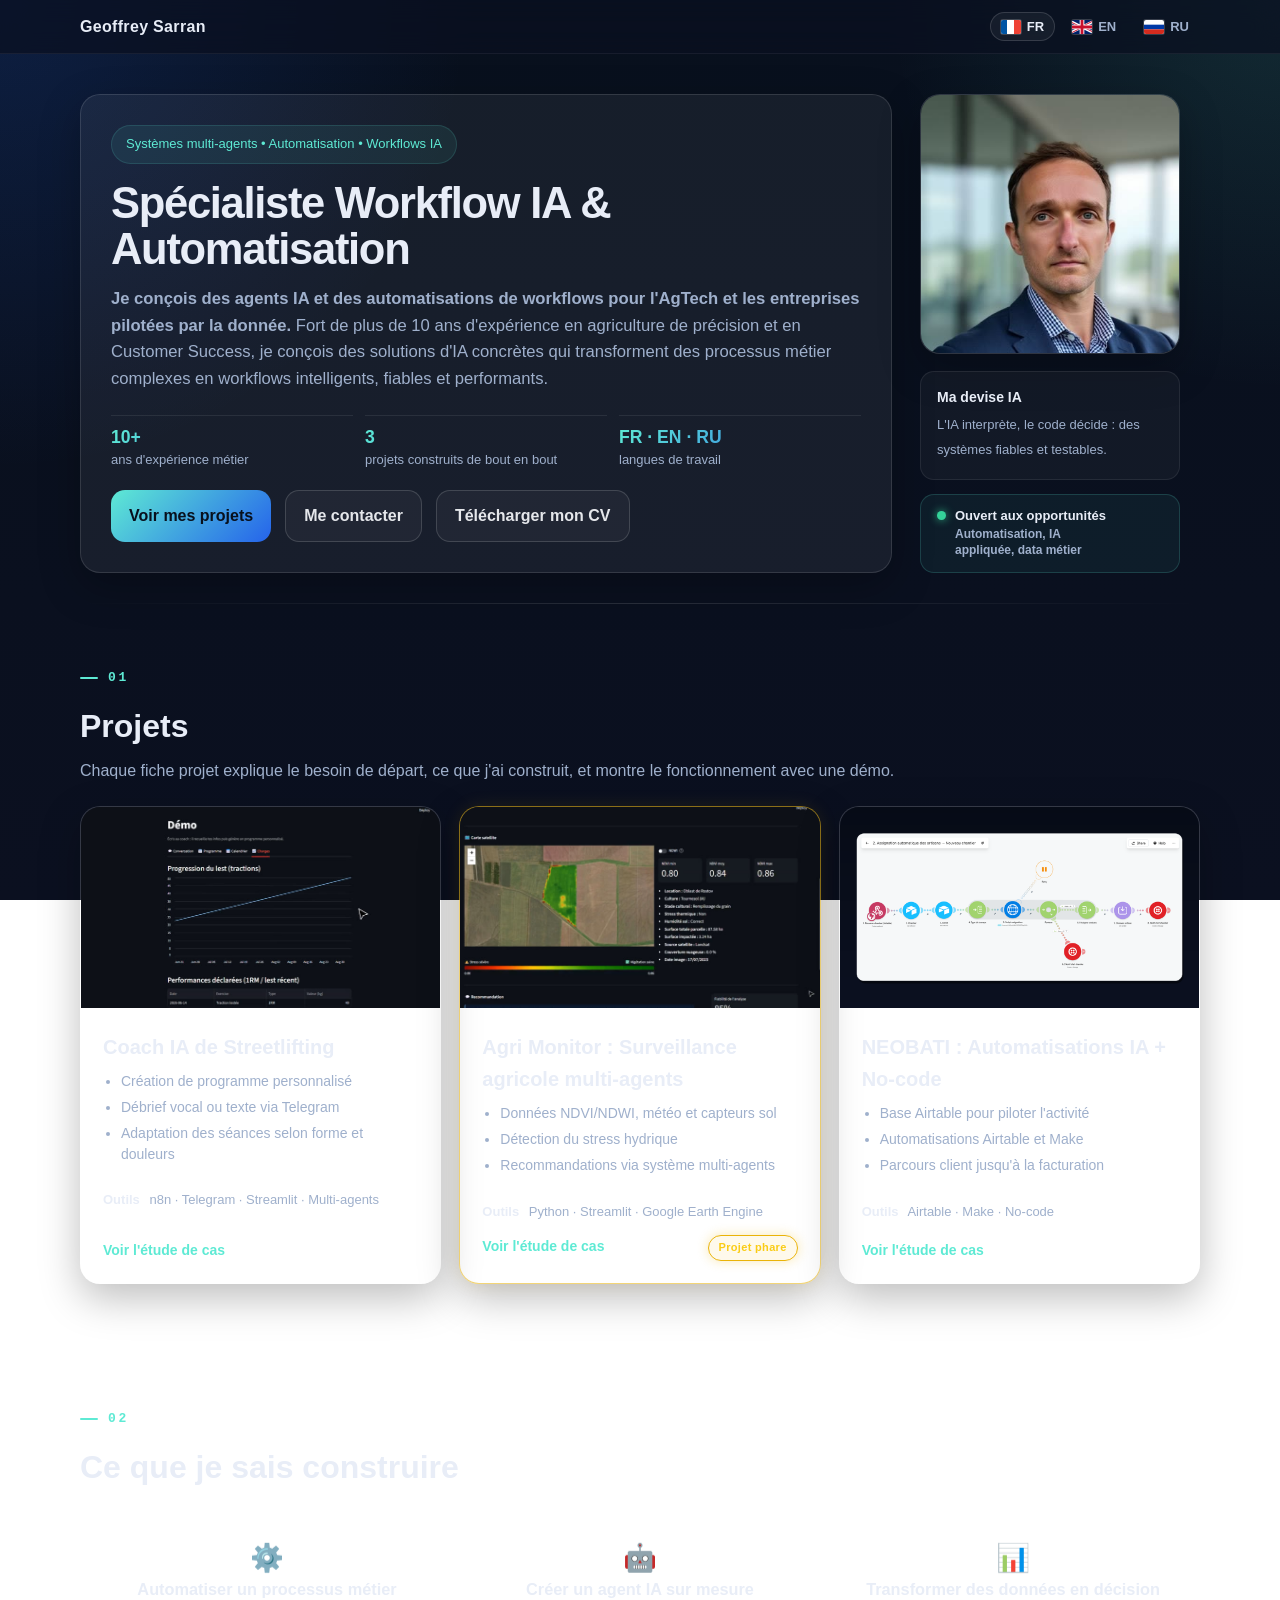
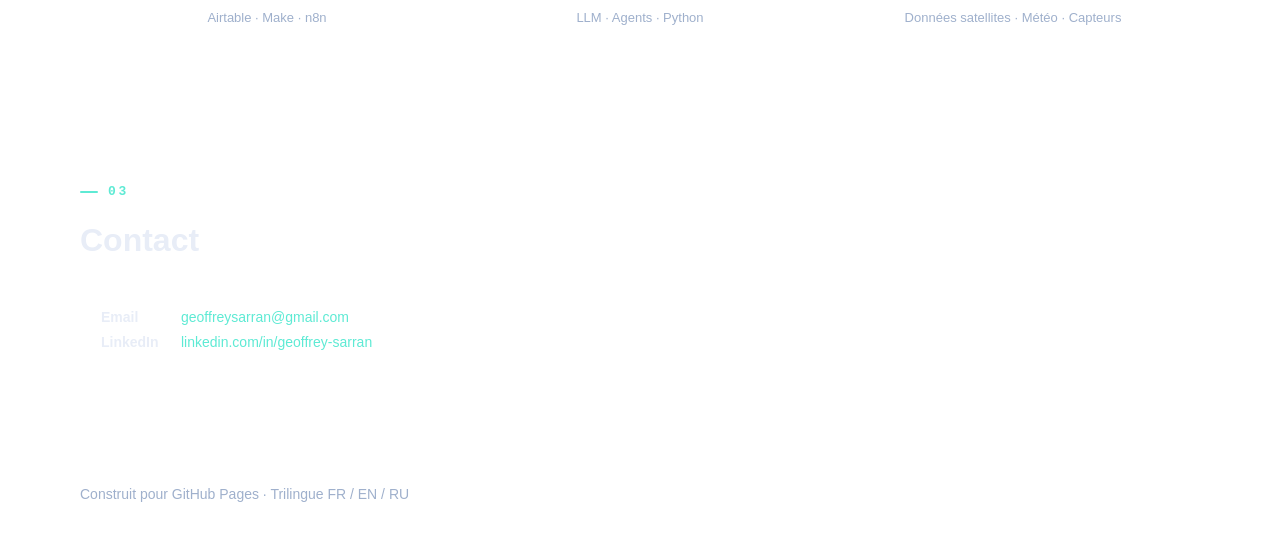
<file: index.html>
<!DOCTYPE html>
<html lang="fr">
<head>
  <meta charset="UTF-8" />
  <meta name="viewport" content="width=device-width, initial-scale=1.0" />
  <title>Geoffrey Sarran - Portfolio</title>
  <meta name="description" content="Portfolio de Geoffrey Sarran : systèmes IA multi-agents, automatisation métier et agriculture de précision. FR / EN / RU." />

  <!-- Suivi de fréquentation (Google Analytics 4), centralisé -->
  <script src="assets/js/analytics.js"></script>

  <!-- Favicon : monogramme GS, SVG, aux couleurs du site -->
  <link rel="icon" href="assets/favicon.svg" type="image/svg+xml" />

  <!-- Open Graph / Twitter : aperçu quand le lien est partagé (LinkedIn, mail, etc.) -->
  <meta property="og:type" content="website" />
  <meta property="og:site_name" content="Geoffrey Sarran" />
  <meta property="og:title" content="Geoffrey Sarran - Concepteur de systèmes IA & d'automatisations métier" />
  <meta property="og:description" content="Systèmes multi-agents, automatisation métier et agriculture de précision. Portfolio trilingue FR / EN / RU." />
  <meta property="og:locale" content="fr_FR" />
  <meta property="og:locale:alternate" content="en_US" />
  <meta property="og:locale:alternate" content="ru_RU" />
  <meta name="twitter:card" content="summary_large_image" />
  <meta name="twitter:title" content="Geoffrey Sarran - Concepteur de systèmes IA & d'automatisations métier" />
  <meta name="twitter:description" content="Systèmes multi-agents, automatisation métier et agriculture de précision. Portfolio trilingue FR / EN / RU." />
  <meta property="og:url" content="https://gsarran.github.io/" />
  <meta property="og:image" content="https://gsarran.github.io/assets/og-image.png" />
  <meta property="og:image:width" content="1200" />
  <meta property="og:image:height" content="630" />
  <meta property="og:image:alt" content="Geoffrey Sarran, concepteur de systèmes IA et d'automatisations métier" />
  <meta name="twitter:image" content="https://gsarran.github.io/assets/og-image.png" />

  <link rel="stylesheet" href="assets/css/styles.css" />
</head>
<body>
  <!-- Le header (marque + menu + langues) est injecté par i18n.js -->

  <main>
    <!-- ===================== HERO ===================== -->
    <section class="hero">
      <div class="container">
        <div class="hero-grid">
          <div class="card hero-card">
            <div class="eyebrow" data-i18n="hero_eyebrow">Systèmes multi-agents • Automatisation • Workflows IA</div>
            <h1 data-i18n="hero_title">Spécialiste Workflow IA & Automatisation</h1>
            <p class="lead" data-i18n-html="hero_text"><strong>Je conçois des agents IA et des automatisations de workflows pour l'AgTech et les entreprises pilotées par la donnée.</strong> Fort de plus de 10 ans d'expérience en agriculture de précision et en Customer Success, je conçois des solutions d'IA concrètes qui transforment des processus métier complexes en workflows intelligents, fiables et performants.</p>
            <div class="hero-facts">
              <div>
                <strong>10+</strong>
                <span data-i18n="stat_years">ans d'expérience métier</span>
              </div>
              <div>
                <strong>3</strong>
                <span data-i18n="stat_systems">projets construits de bout en bout</span>
              </div>
              <div>
                <strong>FR · EN · RU</strong>
                <span data-i18n="stat_langs">langues de travail</span>
              </div>
            </div>
            <div class="cta-row">
              <a class="btn btn-primary" href="#projects-title" data-i18n="cta_projects">Voir mes projets</a>
              <a class="btn btn-secondary" href="#contact" data-i18n="cta_contact">Me contacter</a>
              <a class="btn btn-secondary" href="cv/Geoffrey_Sarran_CV_FR.pdf" data-cv download data-i18n="cta_cv">Télécharger mon CV</a>
            </div>
          </div>

          <aside class="hero-aside">
            <div class="hero-photo">
              <img src="assets/geoffrey-avatar.jpg" alt="Geoffrey Sarran" width="360" height="360" />
            </div>
            <div class="hero-note">
              <strong data-i18n="hero_note_title">Principe</strong>
              <span data-i18n="hero_note_text">L'IA interprète, le code décide : des systèmes fiables et testables.</span>
            </div>
            <div class="hero-avail">
              <span class="dot"></span>
              <span class="avail-text">
                <span class="avail-main" data-i18n="hero_avail">Ouvert aux opportunités</span>
                <span class="avail-sub" data-i18n="hero_avail_sub">Automatisation, IA appliquée, data métier</span>
              </span>
            </div>
          </aside>
        </div>
      </div>
    </section>

    <!-- ===================== PROJETS ===================== -->
    <section id="projects">
      <div class="container">
        <div class="section-head">
          <span class="kicker">01</span>
          <h2 id="projects-title" data-i18n="projects_title">Projets</h2>
          <p data-i18n="projects_subtitle">Chaque fiche projet explique le besoin de départ, ce que j'ai construit, et montre le fonctionnement avec une démo.</p>
        </div>

        <div class="projects-grid">
          <!-- Coach -->
          <article class="card project-card">
            <a class="project-thumb" href="projects/coach/index.html">
              <img data-thumb="coach" src="vignettes/coach-fr.jpg" alt="Coach IA de Streetlifting" loading="lazy" />
            </a>
            <div class="project-body">
              <div>
                <h3 data-i18n="p_coach_title">Coach IA de Streetlifting</h3>
                <ul class="compact-list" data-i18n-html="p_coach_text"></ul>
                <p class="project-stack"><strong data-i18n="stack_label">Outils</strong> n8n · Telegram · Streamlit · Multi-agents</p>
              </div>
              <div class="project-links">
                <a href="projects/coach/index.html" data-i18n="card_cta">Voir l'étude de cas</a>
              </div>
            </div>
          </article>

          <!-- Agri Monitor (projet phare) -->
          <article class="card project-card is-flagship">
            <a class="project-thumb" href="projects/agri-monitor/index.html">
              <img data-thumb="agri-monitor" src="vignettes/agri-monitor-fr.jpg" alt="Agri Monitor" loading="lazy" />
            </a>
            <div class="project-body">
              <div>
                <h3 data-i18n="p_vostok_title">Agri Monitor : Surveillance agricole multi-agents</h3>
                <ul class="compact-list" data-i18n-html="p_vostok_text"></ul>
                <p class="project-stack"><strong data-i18n="stack_label">Outils</strong> Python · Streamlit · Google Earth Engine</p>
              </div>
              <div class="project-links">
                <a href="projects/agri-monitor/index.html" data-i18n="card_cta">Voir l'étude de cas</a>
                <span class="card-badge" data-i18n="badge_flagship">Projet phare</span>
              </div>
            </div>
          </article>

          <!-- NEOBATI -->
          <article class="card project-card">
            <a class="project-thumb" href="projects/neobati/index.html">
              <img data-thumb="neobati_new" data-thumb-sep="_" data-thumb-ext="png" src="vignettes/neobati_new_fr.png" alt="NEOBATI" loading="lazy" />
            </a>
            <div class="project-body">
              <div>
                <h3 data-i18n="p_neobati_title">NEOBATI : Automatisations IA + No-code</h3>
                <ul class="compact-list" data-i18n-html="p_neobati_text"></ul>
                <p class="project-stack"><strong data-i18n="stack_label">Outils</strong> Airtable · Make · No-code</p>
              </div>
              <div class="project-links">
                <a href="projects/neobati/index.html" data-i18n="card_cta">Voir l'étude de cas</a>
              </div>
            </div>
          </article>

        </div>
      </div>
    </section>

    <!-- ===================== CE QUE JE SAIS CONSTRUIRE ===================== -->
    <section class="band" id="skills">
      <div class="container">
        <div class="section-head">
          <span class="kicker">02</span>
          <h2 data-i18n="skills_title">Ce que je sais construire</h2>
        </div>

        <div class="capabilities-grid">
          <div class="capability">
            <span class="cap-icon">⚙️</span>
            <h3 data-i18n="capability_auto_title">Automatiser un processus métier</h3>
            <p class="tool-line" data-i18n="tools_auto">Airtable · Make · n8n</p>
          </div>
          <div class="capability">
            <span class="cap-icon">🤖</span>
            <h3 data-i18n="capability_ai_title">Créer un agent IA spécialisé</h3>
            <p class="tool-line" data-i18n="tools_ai">LLM · Agents · Python</p>
          </div>
          <div class="capability">
            <span class="cap-icon">📊</span>
            <h3 data-i18n="capability_data_title">Transformer des données en décision</h3>
            <p class="tool-line" data-i18n="tools_data">Données satellites · Météo · Capteurs</p>
          </div>
        </div>
      </div>
    </section>

    <!-- ===================== CONTACT ===================== -->
    <section id="contact">
      <div class="container">
        <div class="section-head">
          <span class="kicker">03</span>
          <h2 data-i18n="contact_title">Contact</h2>
        </div>

        <div class="card side-card contact-card">
          <p class="kv"><span class="k" data-i18n="contact_email_label">Email</span>
            <a href="mailto:geoffreysarran@gmail.com">geoffreysarran@gmail.com</a></p>
          <p class="kv"><span class="k" data-i18n="contact_linkedin_label">LinkedIn</span>
            <a href="https://www.linkedin.com/in/geoffrey-sarran" target="_blank" rel="noopener">linkedin.com/in/geoffrey-sarran</a></p>
        </div>
      </div>
    </section>

  </main>

  <footer class="container footer">
    <span data-i18n="footer_text">Construit pour GitHub Pages · Trilingue FR / EN / RU</span>
  </footer>

  <!-- Dictionnaires (remplissent window.translations) PUIS le moteur i18n -->
  <script src="assets/i18n/fr.js"></script>
  <script src="assets/i18n/en.js"></script>
  <script src="assets/i18n/ru.js"></script>
  <script src="assets/js/i18n.js"></script>
</body>
</html>
</file>
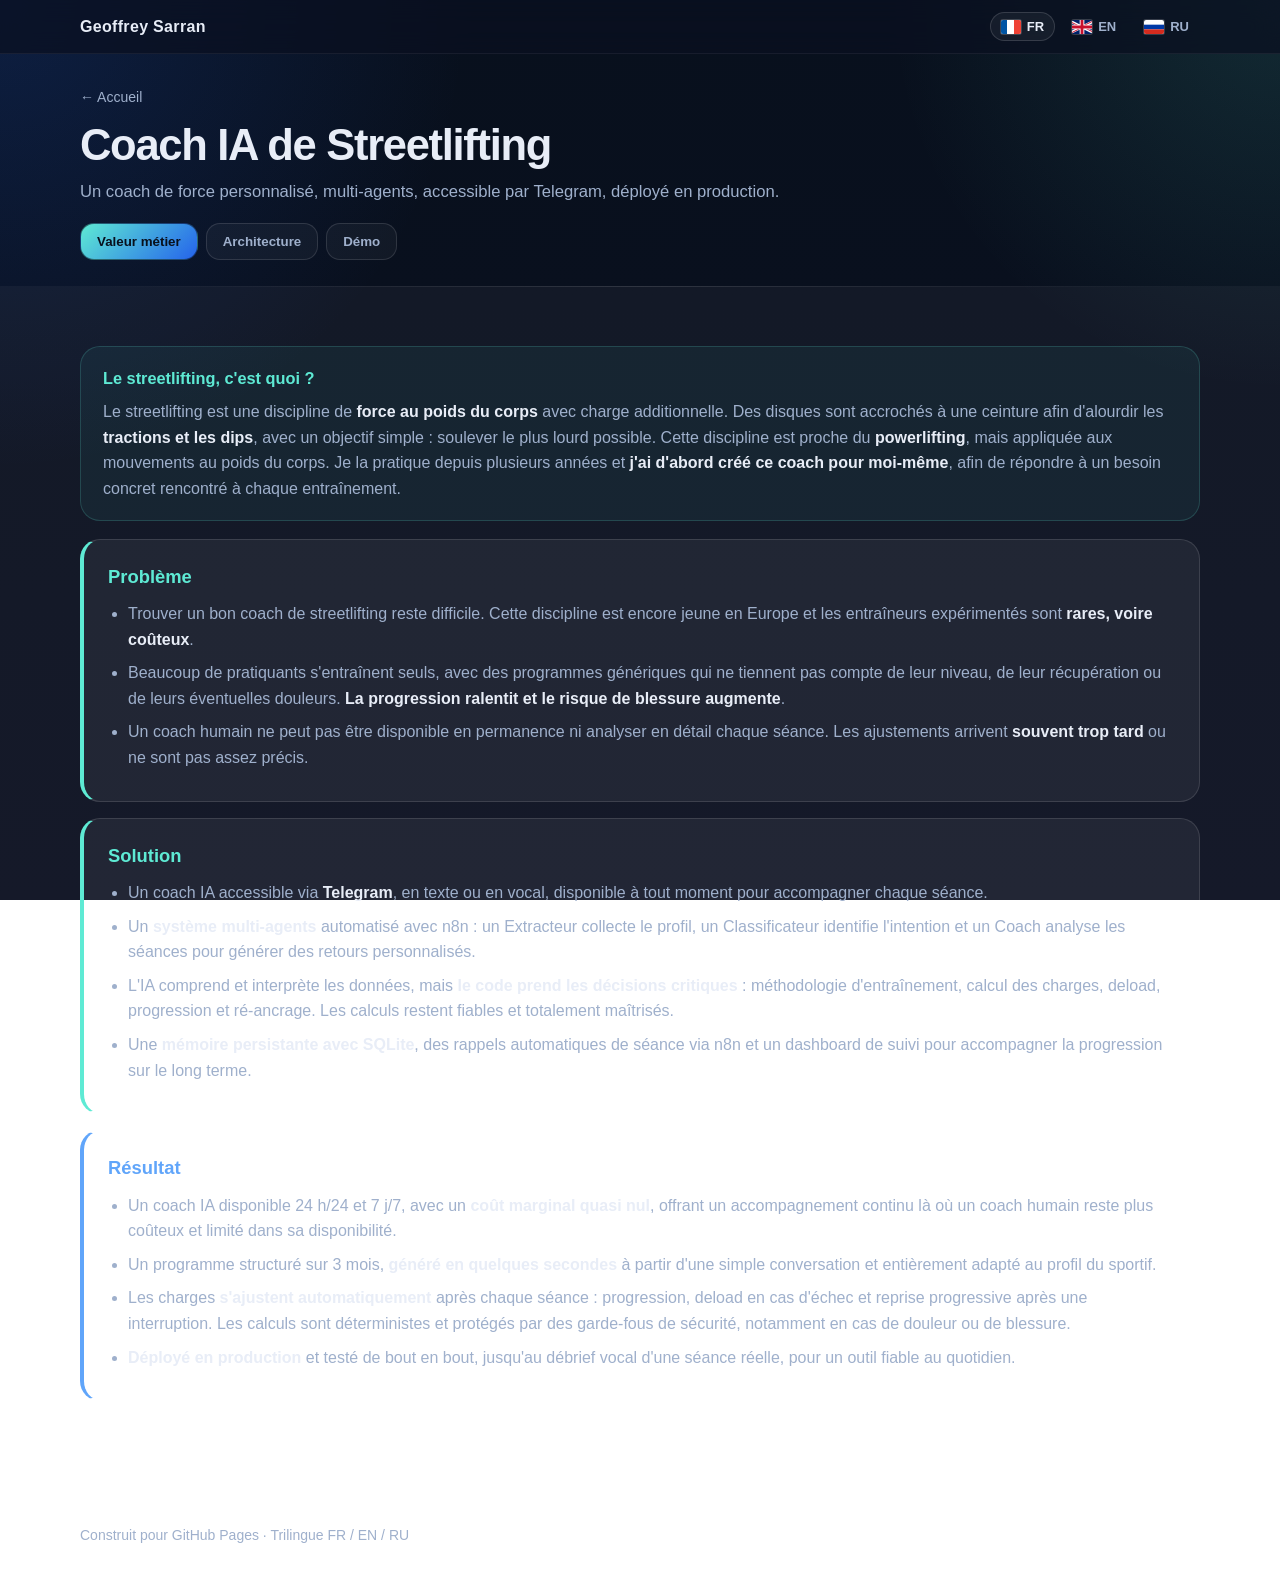
<file: projects/coach/index.html>
<!DOCTYPE html>
<html lang="fr">
<head>
  <meta charset="UTF-8" />
  <meta name="viewport" content="width=device-width, initial-scale=1.0" />
  <title>Coach IA de Streetlifting - Geoffrey Sarran</title>
  <meta name="description" content="Étude de cas : coach IA de streetlifting multi-agents, déployé en production. Valeur métier, architecture et démo." />
  <link rel="stylesheet" href="../../assets/css/styles.css" />
  <!-- Indique au header commun le chemin de retour vers la racine -->
  <script>window.PAGE = { base: "../../" };</script>
  <!-- Suivi de fréquentation (Google Analytics 4), centralisé -->
  <script src="../../assets/js/analytics.js"></script>
</head>
<body>
  <!-- Header injecté par i18n.js -->

  <main>
    <section class="proj-hero container">
      <a class="back-link" href="../../index.html" data-i18n="proj_back">← Accueil</a>
      <h1 data-i18n="coach_title">Coach IA de Streetlifting</h1>
      <p class="lead" data-i18n="coach_tagline">Un coach de force personnalisé, multi-agents, accessible par Telegram.</p>

      <!-- Onglets -->
      <div class="tabs">
        <button class="tab-btn" data-tab="value" data-i18n="tab_value">Valeur métier</button>
        <button class="tab-btn" data-tab="archi" data-i18n="tab_archi">Architecture</button>
        <button class="tab-btn" data-tab="demo"  data-i18n="tab_demo">Démo</button>
      </div>
    </section>

    <section class="band">
      <div class="container">
      <!-- ===== Panneau VALEUR MÉTIER ===== -->
      <div class="tab-panel" data-panel="value">
        <div class="context-note">
          <h3 data-i18n="coach_context_title">Le streetlifting, c'est quoi ?</h3>
          <p data-i18n-html="coach_context_html"></p>
        </div>
        <div class="case-block">
          <h3 data-i18n="cs_problem_title">Problème</h3>
          <div data-i18n-html="coach_problem_html"></div>
        </div>
        <div class="case-block">
          <h3 data-i18n="cs_solution_title">Solution</h3>
          <div data-i18n-html="coach_solution_html"></div>
        </div>
        <div class="case-block is-result">
          <h3 data-i18n="cs_result_title">Résultat</h3>
          <div data-i18n-html="coach_result_html"></div>
        </div>
      </div>

      <!-- ===== Panneau ARCHITECTURE ===== -->
      <div class="tab-panel" data-panel="archi">

        <!-- Sous-section 1 : Vue d'ensemble (schémas animés) -->
        <div class="archi-sec sec-light">
          <h3 class="archi-head" data-i18n="coach_overview_title">Vue d'ensemble</h3>
          <p class="lead" data-i18n="coach_archi_intro">Une séparation nette des responsabilités.</p>

          <!-- Fourche unifiée : une décision (IF) puis 2 chemins qui se rejoignent
               sur "Programme 3 mois". Connecteurs SVG calculés par fork.js. -->
          <div class="flow-card">
            <div class="fork2" id="coachFork" data-links="conv>if; if>ext; if>class; ext>rules; rules>creation; creation>prog; class>orch; orch>route; route>prog">
              <svg class="fork2-svg" aria-hidden="true"></svg>
              <div class="fork2-node" data-fk="conv"><div class="flow-icon">💬</div><div class="flow-label" data-i18n="coach_n_conv">Conversation Telegram</div></div>
              <div class="fork2-node" data-fk="if"><div class="flow-icon is-if">IF</div><div class="flow-label is-if-badge" data-i18n="coach_n_if">Programme existant ?</div></div>
              <div class="fork2-col">
                <div class="fork2-row">
                  <div class="fork2-node" data-fk="ext"><div class="flow-icon">🧩</div><div class="flow-label" data-i18n="coach_n_ext">Agent extracteur (IA)</div></div>
                  <div class="fork2-node" data-fk="rules"><span class="fork2-cond is-top" data-i18n="coach_branch_no">Programme inexistant</span><div class="flow-icon" style="animation-delay:.5s">⚙️</div><div class="flow-label" data-i18n="coach_n_rules">Règles sportives (code)</div></div>
                  <div class="fork2-node" data-fk="creation"><div class="flow-icon" style="animation-delay:1s">🏗️</div><div class="flow-label" data-i18n="coach_n_creation">Création du programme</div></div>
                </div>
                <div class="fork2-row">
                  <div class="fork2-node" data-fk="class"><div class="flow-icon">🏷️</div><div class="flow-label" data-i18n="coach_n_class">Agent classificateur (IA)</div></div>
                  <div class="fork2-node" data-fk="orch"><span class="fork2-cond is-bottom" data-i18n="coach_branch_yes">Programme existant</span><div class="flow-icon" style="animation-delay:.5s">⚙️</div><div class="flow-label" data-i18n="coach_n_orch">Orchestrateur (code)</div></div>
                  <div class="fork2-node is-wide" data-fk="route"><div class="flow-icon" style="animation-delay:1s">🔀</div><div class="flow-label" data-i18n="coach_n_route">Débrief / Question / Mise à jour</div></div>
                </div>
              </div>
              <div class="fork2-node" data-fk="prog"><div class="flow-icon">📋</div><div class="flow-label" data-i18n="coach_n_prog">Programme 3 mois</div></div>
            </div>
          </div>
        </div>

        <!-- Sous-section 2 : Stack technique -->
        <div class="archi-sec sec-dark">
          <h3 class="archi-head" data-i18n="coach_stack_heading">Stack technique</h3>
          <div class="stack" data-i18n-html="coach_stack_html"></div>
        </div>

        <!-- Sous-section 3 : Arborescence -->
        <div class="archi-sec sec-light">
          <h3 class="archi-head" data-i18n="coach_tree_heading">Arborescence du projet</h3>
          <pre class="tree" data-i18n-html="coach_tree_html"></pre>
        </div>

        <!-- Sous-section 4 : Extrait commenté 1 -->
        <div class="archi-sec sec-dark">
          <h3 class="archi-head" data-i18n="coach_code_title">Extrait commenté</h3>
          <pre class="tree" data-i18n-html="coach_code_html"></pre>
        </div>

        <!-- Sous-section 5 : Extrait commenté 2 -->
        <div class="archi-sec sec-light">
          <h3 class="archi-head" data-i18n="coach_code2_title">Extrait commenté</h3>
          <pre class="tree" data-i18n-html="coach_code2_html"></pre>
        </div>

        <!-- À retenir : encart à liseré teal, même style que les autres projets -->
        <div class="case-block" style="margin-top:16px">
          <p data-i18n-html="coach_archi_note_html"></p>
        </div>

      </div>

      <!-- ===== Panneau DÉMO ===== -->
      <div class="tab-panel" data-panel="demo">
        <div class="demo-box" data-i18n-html="coach_demo_html"></div>
      </div>
      </div>
    </section>
  </main>

  <footer class="container footer">
    <span data-i18n="footer_text">Construit pour GitHub Pages · Trilingue FR / EN / RU</span>
  </footer>

  <!-- Dictionnaires communs (header, onglets, titres) -->
  <script src="../../assets/i18n/fr.js"></script>
  <script src="../../assets/i18n/en.js"></script>
  <script src="../../assets/i18n/ru.js"></script>
  <!-- Dictionnaires spécifiques au projet Coach -->
  <script src="coach.fr.js"></script>
  <script src="coach.en.js"></script>
  <script src="coach.ru.js"></script>
  <!-- Moteurs : i18n puis onglets -->
  <script src="../../assets/js/i18n.js"></script>
  <script src="../../assets/js/tabs.js"></script>
  <!-- Schéma "Vue d'ensemble" : connecteurs SVG calculés depuis le centre des icônes (module partagé) -->
  <script src="../../assets/js/fork.js"></script>
</body>
</html>
</file>
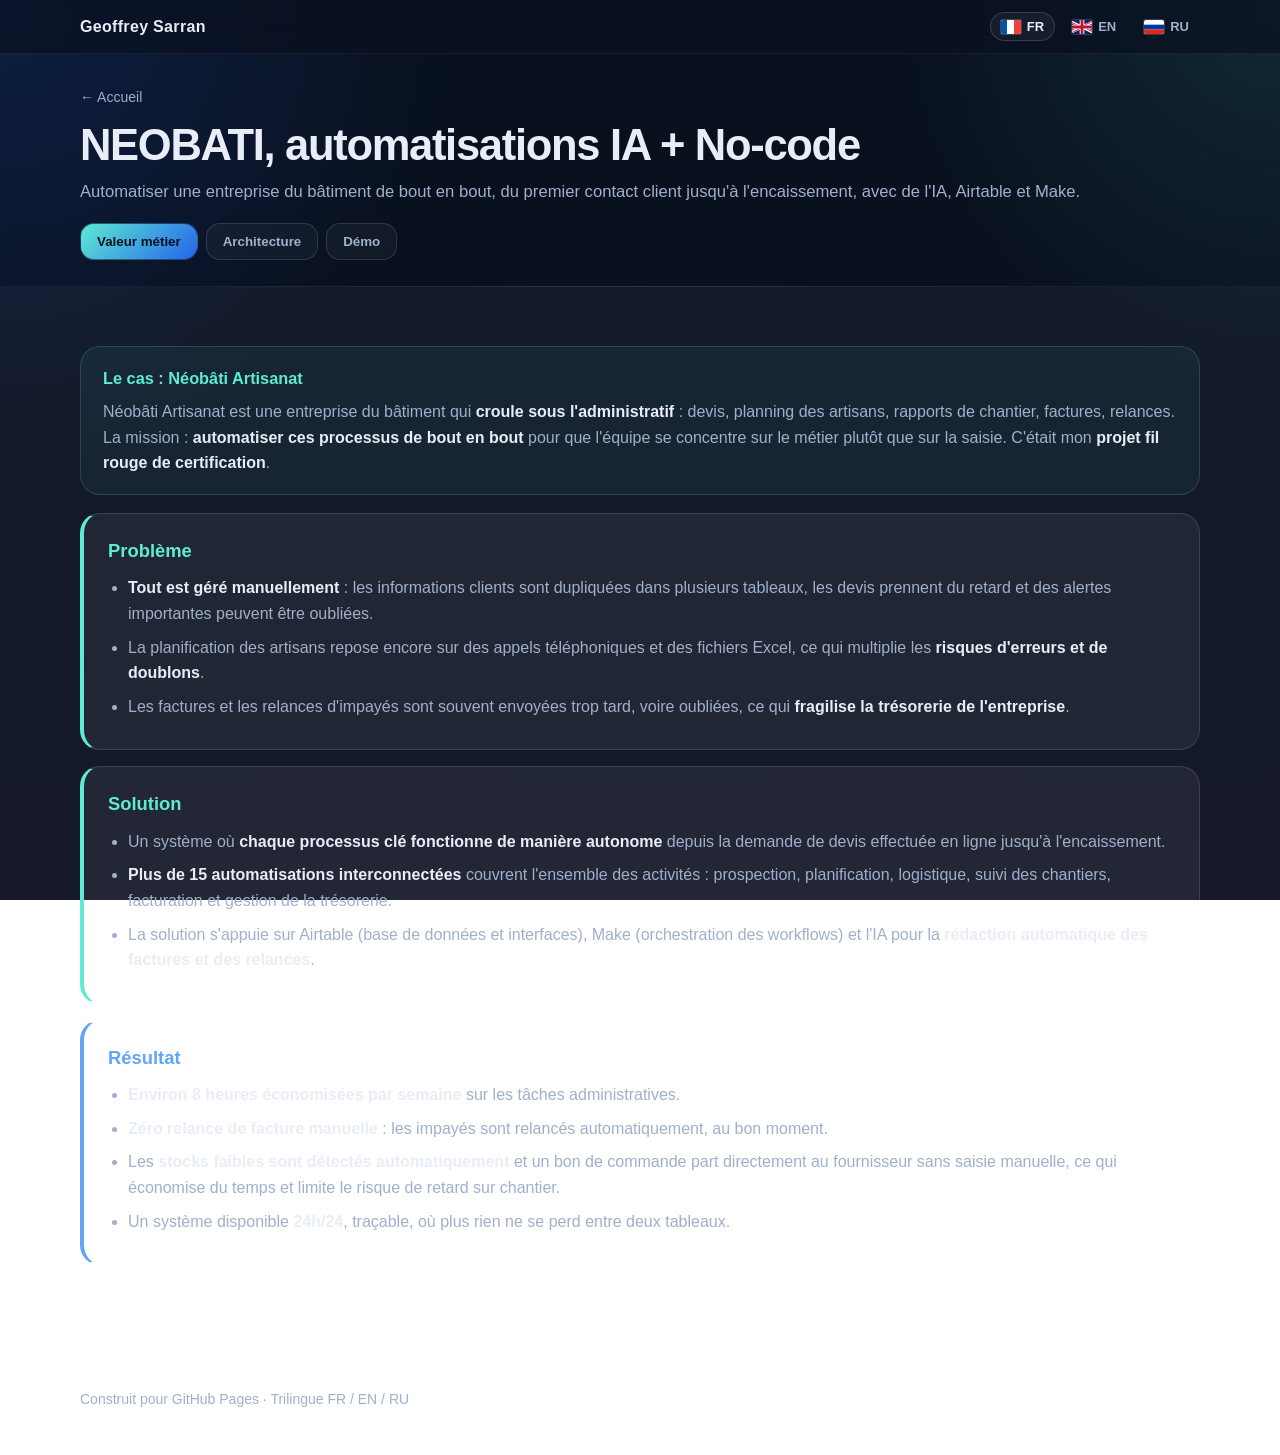
<file: projects/neobati/index.html>
<!DOCTYPE html>
<html lang="fr">
<head>
  <meta charset="UTF-8" />
  <meta name="viewport" content="width=device-width, initial-scale=1.0" />
  <title>NEOBATI, automatisations IA + No-code - Geoffrey Sarran</title>
  <meta name="description" content="Étude de cas : NEOBATI, automatisation d'une entreprise du bâtiment (IA + Airtable + Make). Valeur métier, architecture des données et démo des automatisations." />
  <link rel="stylesheet" href="../../assets/css/styles.css" />
  <script>window.PAGE = { base: "../../" };</script>
  <!-- Suivi de fréquentation (Google Analytics 4), centralisé -->
  <script src="../../assets/js/analytics.js"></script>
</head>
<body>
  <!-- Header injecté par i18n.js -->

  <main>
    <section class="proj-hero container">
      <a class="back-link" href="../../index.html" data-i18n="proj_back">← Accueil</a>
      <h1 data-i18n="neobati_title">NEOBATI, automatisations IA + No-code</h1>
      <p class="lead" data-i18n="neobati_tagline">Automatiser une entreprise du bâtiment de bout en bout, avec de l'IA, Airtable et Make.</p>

      <div class="tabs">
        <button class="tab-btn" data-tab="value" data-i18n="tab_value">Valeur métier</button>
        <button class="tab-btn" data-tab="archi" data-i18n="tab_archi">Architecture</button>
        <button class="tab-btn" data-tab="demo"  data-i18n="tab_demo">Démo</button>
      </div>
    </section>

    <section class="band">
      <div class="container">
      <!-- ===== Panneau VALEUR MÉTIER ===== -->
      <div class="tab-panel" data-panel="value">
        <div class="context-note">
          <h3 data-i18n="neobati_context_title">Le cas : Néobâti Artisanat</h3>
          <p data-i18n-html="neobati_context_html"></p>
        </div>
        <div class="case-block">
          <h3 data-i18n="cs_problem_title">Problème</h3>
          <div data-i18n-html="neobati_problem_html"></div>
        </div>
        <div class="case-block">
          <h3 data-i18n="cs_solution_title">Solution</h3>
          <div data-i18n-html="neobati_solution_html"></div>
        </div>
        <div class="case-block is-result">
          <h3 data-i18n="cs_result_title">Résultat</h3>
          <div data-i18n-html="neobati_result_html"></div>
        </div>
      </div>

      <!-- ===== Panneau ARCHITECTURE (structure du système) ===== -->
      <div class="tab-panel" data-panel="archi">

        <!-- Section 1 : Architecture des données -->
        <div class="archi-sec sec-light">
          <h3 class="archi-head" data-i18n="neo_arch_data_title">Architecture des données Airtable</h3>
          <div data-i18n-html="neo_arch_data_html"></div>
        </div>

        <!-- Section 2 : Stack technique -->
        <div class="archi-sec sec-dark">
          <h3 class="archi-head" data-i18n="neo_stack_heading">Stack technique</h3>
          <div class="stack" data-i18n-html="neobati_stack_html"></div>
        </div>

        <!-- Section 3 : Schéma relationnel interactif -->
        <div class="archi-sec sec-dark">
          <h3 class="archi-head" data-i18n="neo_arch_schema_title">Les connexions entre les tables</h3>
          <p class="lead" data-i18n="neo_arch_schema_intro">Survolez une table pour visualiser ses relations : les liaisons s'illuminent avec la couleur de la table.</p>

          <div class="db-schema-wrap">
            <div class="db-schema" id="neoSchema">
              <svg viewBox="0 0 1080 700" preserveAspectRatio="xMidYMid meet" aria-hidden="true">
                <path id="l-clients-devis"           class="lnk" d=""/>
                <path id="l-clients-chantiers"       class="lnk" d=""/>
                <path id="l-clients-factures"        class="lnk" d=""/>
                <path id="l-contact-devis"           class="lnk" d=""/>
                <path id="l-contact-factures"        class="lnk" d=""/>
                <path id="l-chantiers-devis"         class="lnk" d=""/>
                <path id="l-chantiers-factures"      class="lnk" d=""/>
                <path id="l-factures-paiements"      class="lnk" d=""/>
                <path id="l-chantiers-artisans"      class="lnk" d=""/>
                <path id="l-chantiers-interventions" class="lnk" d=""/>
                <path id="l-artisans-interventions"  class="lnk" d=""/>
                <path id="l-chantiers-materiaux"     class="lnk" d=""/>
                <path id="l-chantiers-ligne"         class="lnk" d=""/>
                <path id="l-materiaux-ligne"         class="lnk" d=""/>
                <path id="l-materiaux-fournisseurs"  class="lnk" d=""/>
              </svg>

              <div class="node n-clients" id="node-clients" style="left:40px;top:60px"
                   data-id="clients" data-links="l-clients-devis l-clients-chantiers l-clients-factures">
                <span class="node-icon">👤</span><span class="node-title" data-i18n="neo_t_clients">Clients</span>
              </div>

              <div class="node n-contact" id="node-contact" style="left:40px;top:390px"
                   data-id="contact" data-links="l-contact-devis l-contact-factures">
                <span class="node-icon">🏢</span><span class="node-title" data-i18n="neo_t_contact">Contact Néobâti</span>
              </div>

              <div class="node n-devis" id="node-devis" style="left:240px;top:60px"
                   data-id="devis" data-links="l-clients-devis l-contact-devis l-chantiers-devis">
                <span class="node-icon">📝</span><span class="node-title" data-i18n="neo_t_devis">Devis</span>
              </div>

              <div class="node n-chantiers" id="node-chantiers" style="left:240px;top:220px"
                   data-id="chantiers" data-links="l-clients-chantiers l-chantiers-devis l-chantiers-factures l-chantiers-artisans l-chantiers-interventions l-chantiers-materiaux l-chantiers-ligne">
                <span class="badge-central" data-i18n="neo_central">Table centrale</span>
                <div class="node-row"><span class="node-icon">🏗️</span><span class="node-title" data-i18n="neo_t_chantiers">Chantiers</span></div>
              </div>

              <div class="node n-factures" id="node-factures" style="left:240px;top:390px"
                   data-id="factures" data-links="l-clients-factures l-contact-factures l-chantiers-factures l-factures-paiements">
                <span class="node-icon">🧾</span><span class="node-title" data-i18n="neo_t_factures">Factures</span>
              </div>

              <div class="node n-paiements" id="node-paiements" style="left:240px;top:590px"
                   data-id="paiements" data-links="l-factures-paiements">
                <span class="node-icon">💳</span><span class="node-title" data-i18n="neo_t_paiements">Paiements</span>
              </div>

              <div class="node n-artisans" id="node-artisans" style="left:500px;top:60px"
                   data-id="artisans" data-links="l-chantiers-artisans l-artisans-interventions">
                <span class="node-icon">🔧</span><span class="node-title" data-i18n="neo_t_artisans">Artisans</span>
              </div>

              <div class="node n-interventions" id="node-interventions" style="left:500px;top:390px"
                   data-id="interventions" data-links="l-chantiers-interventions l-artisans-interventions">
                <span class="node-icon">📍</span><span class="node-title" data-i18n="neo_t_interventions">Interventions</span>
              </div>

              <div class="node n-materiaux" id="node-materiaux" style="left:740px;top:130px"
                   data-id="materiaux" data-links="l-chantiers-materiaux l-materiaux-ligne l-materiaux-fournisseurs">
                <span class="node-icon">📦</span><span class="node-title" data-i18n="neo_t_materiaux">Matériaux</span>
              </div>

              <div class="node n-ligne" id="node-ligne" style="left:740px;top:390px"
                   data-id="ligne" data-links="l-chantiers-ligne l-materiaux-ligne">
                <span class="node-icon">📋</span><span class="node-title" data-i18n="neo_t_ligne">Ligne Matériau</span>
              </div>

              <div class="node n-fournisseurs" id="node-fournisseurs" style="left:900px;top:220px"
                   data-id="fournisseurs" data-links="l-materiaux-fournisseurs">
                <span class="node-icon">🚚</span><span class="node-title" data-i18n="neo_t_fournisseurs">Fournisseurs</span>
              </div>
            </div>
          </div>

          <p class="db-note" data-i18n-html="neo_chantiers_note_html"></p>
        </div>

        <!-- Section 3 : Exemples de tables -->
        <div class="archi-sec sec-light">
          <h3 class="archi-head" data-i18n="neo_arch_examples_title">Exemples de tables Airtable</h3>
          <p class="lead" data-i18n="neo_arch_examples_sub">Deux exemples représentatifs du modèle de données.</p>
          <div class="db-cards">
            <div class="db-card" data-i18n-html="neo_card_clients_html"></div>
            <div class="db-card" data-i18n-html="neo_card_chantiers_html"></div>
          </div>
        </div>

      </div>

      <!-- ===== Panneau DÉMO (fonctionnement réel) ===== -->
      <div class="tab-panel" data-panel="demo">
        <p class="lead" data-i18n="neo_demo_intro">Trois automatisations réelles, du déclencheur jusqu'à l'action finale.</p>

        <!-- Cas 1 : Assignation automatique des artisans -->
        <div class="demo-case">
          <h3 class="flow-title" data-i18n="neobati_flow1_title">Assignation automatique des artisans</h3>
          <div class="demo-case-grid">
            <div class="flow-board demo-flow-board">
              <div class="flow-card c-ocre">
                <div class="fork2 is-linear is-vertical" id="neoDemo1" data-links="n1>n2; n2>n3; n3>n4">
                  <svg class="fork2-svg" aria-hidden="true"></svg>
                  <div class="fork2-node" data-fk="n1"><div class="flow-icon">✅</div><div class="flow-label" data-i18n="neobati_f1_n1">Devis accepté</div></div>
                  <div class="fork2-node" data-fk="n2"><div class="flow-icon" style="animation-delay:.7s">🏗️</div><div class="flow-label" data-i18n="neobati_f1_n2">Chantier et facture créés</div></div>
                  <div class="fork2-node" data-fk="n3"><div class="flow-icon" style="animation-delay:1.4s">🔧</div><div class="flow-label" data-i18n="neobati_f1_n3">Artisans disponibles assignés</div></div>
                  <div class="fork2-node" data-fk="n4"><div class="flow-icon" style="animation-delay:2.1s">💬</div><div class="flow-label" data-i18n="neobati_f1_n4">Chef de chantier notifié</div></div>
                </div>
              </div>
            </div>
            <button class="demo-shot-btn" type="button" data-modal-shot>
              <img class="demo-shot" src="images/assignation_fr.png" data-shot="images/assignation" data-i18n-alt="neobati_f1_shot_alt" alt="Scénario Make : assignation automatique des artisans" loading="lazy" />
            </button>
          </div>
          <p class="demo-text" data-i18n="neobati_f1_impact"></p>
        </div>

        <!-- Cas 2 : Facturation -->
        <div class="demo-case">
          <h3 class="flow-title" data-i18n="neobati_flow2_title">Facturation</h3>
          <div class="demo-case-grid">
            <div class="flow-board demo-flow-board">
              <div class="flow-card c-green">
                <div class="fork2 is-linear is-vertical" id="neoDemo2" data-links="n1>n2; n2>n3">
                  <svg class="fork2-svg" aria-hidden="true"></svg>
                  <div class="fork2-node" data-fk="n1"><div class="flow-icon">✅</div><div class="flow-label" data-i18n="neobati_f2_n1">Chantier terminé</div></div>
                  <div class="fork2-node" data-fk="n2"><div class="flow-icon" style="animation-delay:.9s">✨</div><div class="flow-label" data-i18n="neobati_f2_n2">Facture générée par IA</div></div>
                  <div class="fork2-node" data-fk="n3"><div class="flow-icon" style="animation-delay:1.8s">✉️</div><div class="flow-label" data-i18n="neobati_f2_n3">Envoyée au client</div></div>
                </div>
              </div>
            </div>
            <button class="demo-shot-btn" type="button" data-modal-shot>
              <img class="demo-shot" src="images/facture_fr.png" data-shot="images/facture" data-i18n-alt="neobati_f2_shot_alt" alt="Scénario Make : facturation" loading="lazy" />
            </button>
          </div>
          <p class="demo-text" data-i18n="neobati_f2_impact"></p>
        </div>

        <!-- Cas 3 : Rapport d'avancement -->
        <div class="demo-case">
          <h3 class="flow-title" data-i18n="neobati_flow3_title">Rapport d'avancement des travaux</h3>
          <div class="demo-case-grid">
            <div class="flow-board demo-flow-board">
              <div class="flow-card c-blue">
                <div class="fork2 is-linear is-vertical" id="neoDemo3" data-links="n1>n2; n2>n3; n3>n4">
                  <svg class="fork2-svg" aria-hidden="true"></svg>
                  <div class="fork2-node" data-fk="n1"><div class="flow-icon">📱</div><div class="flow-label" data-i18n="neobati_f3_n1">Formulaire Fillout ouvert</div></div>
                  <div class="fork2-node" data-fk="n2"><div class="flow-icon" style="animation-delay:.7s">📊</div><div class="flow-label" data-i18n="neobati_f3_n2">Avancement renseigné</div></div>
                  <div class="fork2-node" data-fk="n3"><div class="flow-icon" style="animation-delay:1.4s">📄</div><div class="flow-label" data-i18n="neobati_f3_n3">Rapport PDF généré</div></div>
                  <div class="fork2-node" data-fk="n4"><div class="flow-icon" style="animation-delay:2.1s">📬</div><div class="flow-label" data-i18n="neobati_f3_n4">Envoyé au chef de chantier</div></div>
                </div>
              </div>
            </div>
            <button class="demo-shot-btn" type="button" data-modal-shot>
              <img class="demo-shot" src="images/rapport_fr.png" data-shot="images/rapport" data-i18n-alt="neobati_f3_shot_alt" alt="Scénario Make : rapport d'avancement des travaux" loading="lazy" />
            </button>
          </div>
          <p class="demo-text" data-i18n="neobati_f3_impact"></p>
        </div>
      </div>
      </div>
    </section>

    <div class="shot-modal" id="shotModal" aria-hidden="true" role="dialog" aria-modal="true">
      <button class="shot-modal-close" type="button" data-i18n-aria-label="neo_modal_close">Fermer</button>
      <img class="shot-modal-img" alt="" />
    </div>
  </main>

  <footer class="container footer">
    <span data-i18n="footer_text">Construit pour GitHub Pages · Trilingue FR / EN / RU</span>
  </footer>

  <!-- Dictionnaires communs -->
  <script src="../../assets/i18n/fr.js"></script>
  <script src="../../assets/i18n/en.js"></script>
  <script src="../../assets/i18n/ru.js"></script>
  <!-- Dictionnaires spécifiques au projet NEOBATI -->
  <script src="neobati.fr.js"></script>
  <script src="neobati.en.js"></script>
  <script src="neobati.ru.js"></script>
  <!-- Moteurs : i18n puis onglets -->
  <script src="../../assets/js/i18n.js"></script>
  <script src="../../assets/js/tabs.js"></script>
  <!-- Schémas de flux (canvas Démo) + schéma relationnel interactif -->
  <script src="../../assets/js/fork.js"></script>
  <script src="schema.js"></script>
</body>
</html>
</file>
<file: assets/css/styles.css>
/* =============================================================
   styles.css : Charte graphique partagée du portfolio
   Thème sombre moderne, responsive, réutilisé par toutes les pages.
   ============================================================= */

:root {
  --bg: #0b1020;
  --panel: rgba(255, 255, 255, 0.06);
  --panel-2: rgba(255, 255, 255, 0.04);
  --panel-border: rgba(255, 255, 255, 0.12);
  --text: #e8edf7;
  --muted: #9fb0cc;
  --accent: #5eead4;
  --accent-2: #2563eb; /* bleu roi profond (синий), pas bleu clair */
  --max-width: 1120px;
  --radius: 20px;
  --radius-sm: 14px;
  --shadow: 0 14px 40px rgba(0, 0, 0, 0.26);
}

* { box-sizing: border-box; }
html { scroll-behavior: smooth; }

body {
  margin: 0;
  font-family: Inter, "Segoe UI", Roboto, Arial, sans-serif;
  background:
    radial-gradient(circle at top left, rgba(37, 99, 235, 0.18), transparent 30%),
    radial-gradient(circle at top right, rgba(94, 234, 212, 0.12), transparent 25%),
    linear-gradient(180deg, #08101d 0%, #0b1020 100%);
  background-attachment: fixed;
  color: var(--text);
  line-height: 1.6;
  min-height: 100vh;
}

a { color: inherit; text-decoration: none; }

.container {
  width: min(100% - 32px, var(--max-width));
  margin: 0 auto;
}

h1, h2, h3, p { margin-top: 0; }

/* ---------- Header / navigation (injecté par i18n.js) -------- */
.site-header {
  position: sticky;
  top: 0;
  backdrop-filter: blur(14px);
  background: rgba(11, 16, 32, 0.72);
  border-bottom: 1px solid rgba(255, 255, 255, 0.06);
  z-index: 20;
}

.nav {
  display: flex;
  align-items: center;
  justify-content: space-between;
  gap: 16px;
  padding: 12px 0;
}

.brand {
  font-weight: 700;
  letter-spacing: 0.02em;
  white-space: nowrap;
}

.nav-links {
  display: flex;
  gap: 6px;
  flex-wrap: wrap;
  margin-left: auto;
  margin-right: 6px;
}

.nav-links a {
  color: var(--muted);
  font-size: 14px;
  padding: 8px 12px;
  border-radius: 999px;
  transition: 0.2s ease;
}

.nav-links a:hover { color: var(--text); background: rgba(255, 255, 255, 0.05); }

.lang-switch {
  display: flex;
  align-items: center;
  gap: 6px;
  flex-wrap: wrap;
}

.lang-btn {
  display: inline-flex;
  align-items: center;
  gap: 6px;
  color: var(--muted);
  font-size: 13px;
  font-weight: 600;
  background: transparent;
  border: 1px solid transparent;
  padding: 6px 10px;
  border-radius: 999px;
  cursor: pointer;
  transition: 0.2s ease;
}

/* Petit drapeau SVG (net sur Windows, contrairement aux emojis de drapeaux) ;
   léger liseré pour que les bandes blanches ressortent sur le header sombre. */
.lang-flag {
  width: 20px;
  height: 14px;
  border-radius: 2px;
  object-fit: cover;
  display: block;
  box-shadow: 0 0 0 1px rgba(255, 255, 255, 0.18);
}

.lang-btn:hover,
.lang-btn.active {
  color: var(--text);
  border-color: rgba(255, 255, 255, 0.14);
  background: rgba(255, 255, 255, 0.05);
}

/* ---------- Cartes génériques -------------------------------- */
.card {
  background: var(--panel);
  border: 1px solid var(--panel-border);
  border-radius: var(--radius);
  box-shadow: var(--shadow);
}

/* ---------- Hero --------------------------------------------- */
.hero { padding: 40px 0 30px; }

.hero-grid {
  display: grid;
  grid-template-columns: 1fr 280px;
  gap: 28px;
  /* Les deux colonnes finissent à la même hauteur : la carte texte s'étire
     pour égaler la pile de droite (photo + Principe + Ouvert aux opportunités). */
  align-items: stretch;
}

.hero-card {
  padding: 30px;
  display: flex;
  flex-direction: column;
  justify-content: flex-start;
}

.eyebrow {
  display: inline-flex;
  gap: 8px;
  align-items: center;
  padding: 8px 14px;
  border-radius: 999px;
  background: rgba(94, 234, 212, 0.08);
  color: var(--accent);
  border: 1px solid rgba(94, 234, 212, 0.14);
  font-size: 13px;
  margin-bottom: 16px;
  width: fit-content;
}

h1 {
  font-size: clamp(2rem, 3.4vw, 3.1rem);
  line-height: 1.06;
  margin-bottom: 14px;
  letter-spacing: -0.03em;
}
/* Le titre russe est plus long : on réduit un peu sa taille pour tenir sur 2 lignes */
html[lang="ru"] .hero-card h1 {
  font-size: clamp(1.7rem, 2.9vw, 2.6rem);
}

.lead {
  font-size: 1.04rem;
  color: var(--muted);
  max-width: 62ch;
  margin-bottom: 20px;
}

/* Dans le héros, l'accroche occupe toute la largeur de la carte */
.hero-card .lead { max-width: none; }

/* Dans les onglets projet, l'intro s'aligne sur la largeur des blocs en dessous */
.tab-panel .lead { max-width: none; }

.cta-row { display: flex; gap: 14px; flex-wrap: wrap; }

.btn {
  display: inline-flex;
  align-items: center;
  justify-content: center;
  gap: 10px;
  padding: 12px 18px;
  border-radius: var(--radius-sm);
  border: 1px solid rgba(255, 255, 255, 0.12);
  font-weight: 600;
  cursor: pointer;
  transition: 0.2s ease;
}

.btn:hover { transform: translateY(-1px); }

.btn-primary {
  background: linear-gradient(135deg, var(--accent), var(--accent-2));
  color: #08101d;
  border: none;
}

.btn-ghost { color: var(--text); }
.btn-ghost:hover { background: rgba(255, 255, 255, 0.05); }

/* Boutons secondaires : contour teal léger (même famille que l'accent, mais
   moins chargé que le dégradé plein) → hiérarchie claire avec le bouton primaire. */
.btn-secondary {
  background: rgba(255, 255, 255, 0.04);
  border: 1px solid rgba(255, 255, 255, 0.15);
  color: #E5E7EB;
}
.btn-secondary:hover { background: rgba(255, 255, 255, 0.08); }

/* ---------- Colonne latérale (à propos / contact) ------------ */
.side-column {
  display: grid;
  grid-template-columns: 1fr;
  gap: 14px;
  align-content: start;
}

/* Photo du héros (colonne de droite) : compacte, format carré */
.hero-aside {
  display: grid;
  gap: 14px;
}

.hero-photo {
  width: 260px;
  aspect-ratio: 1 / 1;
  border-radius: var(--radius);
  overflow: hidden;
  border: 1px solid var(--panel-border);
  background: var(--panel-2);
  box-shadow: var(--shadow);
}
.hero-photo img {
  display: block;
  width: 100%;
  height: 100%;
  object-fit: cover;
  object-position: center 30%;
}

.hero-note {
  width: 260px;
  padding: 14px 16px;
  border-radius: var(--radius-sm);
  background: var(--panel-2);
  border: 1px solid rgba(255, 255, 255, 0.08);
}

.hero-note strong {
  display: block;
  color: var(--text);
  font-size: 14px;
  margin-bottom: 2px;
}

.hero-note span {
  color: var(--muted);
  font-size: 13px;
  line-height: 1.45;
}

/* Indicateur de disponibilité : comble la colonne droite + signal recruteur */
.hero-avail {
  display: flex;
  align-items: center;
  gap: 9px;
  width: 260px;
  padding: 12px 16px;
  border-radius: var(--radius-sm);
  background: rgba(94, 234, 212, 0.06);
  border: 1px solid rgba(94, 234, 212, 0.18);
  color: var(--text);
  font-size: 13px;
  font-weight: 600;
}
.hero-avail .dot {
  width: 9px;
  height: 9px;
  border-radius: 50%;
  background: #34d399;
  box-shadow: 0 0 8px rgba(52, 211, 153, 0.85);
  flex-shrink: 0;
  align-self: flex-start;
  margin-top: 4px;
}
/* Badge dispo sur 2 lignes : intitulé + spécialités (ex-phrase du Contact) */
.hero-avail .avail-text { display: flex; flex-direction: column; gap: 2px; line-height: 1.3; }
.hero-avail .avail-sub { font-size: 12px; color: var(--muted); text-wrap: balance; }

.hero-facts {
  display: grid;
  grid-template-columns: repeat(3, 1fr);
  gap: 12px;
  margin: 2px 0 22px;
}

.hero-facts div {
  padding-top: 12px;
  border-top: 1px solid rgba(255, 255, 255, 0.08);
}

.hero-facts strong {
  display: block;
  font-size: 1.1rem;
  font-weight: 800;
  line-height: 1.1;
  background: linear-gradient(135deg, var(--accent), var(--accent-2));
  -webkit-background-clip: text;
  background-clip: text;
  -webkit-text-fill-color: transparent;
  color: transparent;
}

.hero-facts span {
  display: block;
  color: var(--muted);
  font-size: 13px;
  line-height: 1.35;
  margin-top: 4px;
}

.side-card {
  padding: 18px 20px;
  border-radius: 18px;
  background: var(--panel-2);
  border: 1px solid rgba(255, 255, 255, 0.08);
  box-shadow: none; /* cartes secondaires : on allège, l'ombre forte est réservée au héros */
}

.side-card h3 {
  margin-bottom: 8px;
  font-size: 1.02rem;
  line-height: 1.2;
}

.side-card p {
  margin: 0 0 4px 0;
  color: var(--muted);
  font-size: 14px;
  line-height: 1.5;
}

.side-card a { color: var(--accent); }
.side-card a:hover { text-decoration: underline; }

.contact-card { max-width: 520px; }

.kv { display: flex; gap: 8px; }
.kv .k { color: var(--text); font-weight: 600; min-width: 72px; }

.todo { color: #f0b67a; font-style: italic; }

/* ---------- Sections ----------------------------------------- */
section {
  position: relative;
  padding: 60px 0;
  scroll-margin-top: 80px; /* l'ancre ne passe pas sous le header collant */
}

/* Bande alternée pleine largeur : crée un rythme entre les sections */
section.band { background: rgba(255, 255, 255, 0.022); }

/* Séparateur fin en dégradé entre deux sections consécutives */
section + section::before {
  content: "";
  position: absolute;
  top: 0;
  left: 50%;
  transform: translateX(-50%);
  width: min(100% - 32px, var(--max-width));
  height: 1px;
  background: linear-gradient(90deg, transparent, rgba(255, 255, 255, 0.12), transparent);
}

.section-head { margin-bottom: 22px; }
.section-head h2 { font-size: clamp(1.5rem, 2.5vw, 2rem); margin-bottom: 6px; }
.section-head p { color: var(--muted); max-width: 64ch; margin: 0; }
/* L'intro de la section Projets tient sur une seule ligne au bureau
   (et se replie naturellement sur mobile). */
#projects .section-head p { max-width: none; }
#projects-title { scroll-margin-top: 72px; }

/* Libellé d'accroche numéroté au-dessus de chaque titre de section */
.kicker {
  display: inline-block;
  font-family: "JetBrains Mono", "Consolas", monospace;
  font-size: 13px;
  font-weight: 700;
  letter-spacing: 0.2em;
  color: var(--accent);
  margin-bottom: 12px;
}
.kicker::before {
  content: "";
  display: inline-block;
  width: 18px;
  height: 2px;
  margin-right: 10px;
  vertical-align: middle;
  background: var(--accent);
  border-radius: 2px;
}

.subhead {
  margin: 28px 0 14px;
  font-size: 1.15rem;
  color: var(--text);
}

/* Deux cartes côte à côte (bio + langues) */
.cards-2 {
  display: grid;
  grid-template-columns: 1.4fr 1fr;
  gap: 18px;
}

/* Bandeau de capacités : un seul bloc, 3 items en ligne séparés par un trait.
   Volontairement différent des cartes projet, pour éviter l'amalgame "capacité = projet du dessus". */
.capabilities-grid {
  display: flex;
  flex-wrap: wrap;
  border: 1px solid var(--panel-border);
  border-radius: var(--radius);
  background: var(--panel-2);
  overflow: hidden;
}

.capability {
  flex: 1 1 0;
  min-width: 220px;
  display: flex;
  flex-direction: column;
  align-items: center;
  text-align: center;
  gap: 8px;
  padding: 28px 24px;
}
.capability + .capability { border-left: 1px solid var(--panel-border); }

.cap-icon { font-size: 1.7rem; line-height: 1; }

.capability h3 {
  font-size: 1.02rem;
  line-height: 1.25;
  margin: 0;
}

.capability .tool-line {
  margin: 0;
  color: var(--muted);
  font-size: 13px;
}

/* ---------- Grille projets ----------------------------------- */
.projects-grid {
  display: grid;
  grid-template-columns: repeat(3, minmax(0, 1fr));
  gap: 18px;
}

.project-card {
  padding: 0;
  overflow: hidden;
  display: flex;
  flex-direction: column;
  transition: 0.2s ease;
  position: relative; /* ancre le lien étiré qui rend toute la tuile cliquable */
}

.project-card:hover {
  transform: translateY(-3px);
  border-color: rgba(94, 234, 212, 0.35);
}

/* Projet mis en avant : fin contour doré + légère lueur, assortis au badge. */
.project-card.is-flagship {
  border-color: rgba(234, 179, 8, 0.55);
  box-shadow: var(--shadow), 0 0 18px rgba(234, 179, 8, 0.10);
}
.project-card.is-flagship:hover {
  border-color: rgba(234, 179, 8, 0.85);
}

/* Vignette cliquable en haut de carte */
.project-thumb {
  display: block;
  aspect-ratio: 16 / 9;
  overflow: hidden;
  background: var(--panel-2);
  border-bottom: 1px solid var(--panel-border);
}
.project-thumb img {
  display: block;
  width: 100%;
  height: 100%;
  object-fit: cover;
  transition: transform 0.35s ease;
}
.project-card:hover .project-thumb img { transform: scale(1.04); }

/* Badge "projet phare" : tag or "néon" (ambre vif + lueur) placé en bas de la
   carte du projet mis en avant, aligné à droite face au lien "Voir l'étude de cas". */
.card-badge {
  margin-left: auto; /* pousse le badge tout à droite, face au CTA */
  font-size: 11px;
  font-weight: 700;
  letter-spacing: 0.03em;
  color: #FACC15;
  background: rgba(234, 179, 8, 0.08);
  border: 1px solid #EAB308;
  border-radius: 999px;
  padding: 3px 10px;
  box-shadow: 0 0 12px rgba(234, 179, 8, 0.30);
  white-space: nowrap;
}

/* Corps de la carte : padding + CTA aligné en bas */
.project-body {
  padding: 22px;
  display: flex;
  flex-direction: column;
  justify-content: space-between;
  flex: 1;
}

.project-card .badge {
  align-self: flex-start;
  font-size: 12px;
  font-weight: 600;
  padding: 5px 11px;
  border-radius: 999px;
  margin-bottom: 12px;
  background: rgba(94, 234, 212, 0.10);
  color: var(--accent);
  border: 1px solid rgba(94, 234, 212, 0.20);
}

.project-card h3 { font-size: 1.25rem; margin-bottom: 8px; }
.project-card p { color: var(--muted); margin-bottom: 14px; }

.compact-list {
  margin: 0 0 14px;
  padding-left: 18px;
  color: var(--muted);
  font-size: 14px;
  line-height: 1.45;
}

.compact-list li {
  margin-bottom: 6px;
}

.project-stack {
  padding-top: 12px;
  border-top: 1px solid rgba(255, 255, 255, 0.08);
  font-size: 13px;
  line-height: 1.45;
  margin-bottom: 18px;
}

.project-stack strong {
  color: var(--text);
  margin-right: 6px;
}

.tag-row { display: flex; gap: 8px; flex-wrap: wrap; margin-bottom: 18px; }

.tag {
  font-size: 12px;
  color: var(--muted);
  border: 1px solid rgba(255, 255, 255, 0.10);
  border-radius: 999px;
  padding: 5px 10px;
}

.project-links { display: flex; gap: 14px; flex-wrap: wrap; font-size: 14px; }
.project-links a { color: var(--accent); font-weight: 600; }
.project-links a:hover { text-decoration: underline; }

/* Toute la tuile projet est cliquable : le lien "Voir l'étude de cas" est
   "étiré" par un pseudo-élément transparent qui recouvre la carte entière
   (technique stretched-link). Un seul vrai lien = bon pour l'accessibilité. */
.project-links a::after {
  content: "";
  position: absolute;
  inset: 0;
  z-index: 1;
}
/* Le badge "projet phare" reste au-dessus du lien étiré (lisible, net). */
.card-badge { position: relative; z-index: 2; }
/* Le CTA se souligne quand on survole n'importe où sur la carte. */
.project-card:hover .project-links a { text-decoration: underline; }

/* ---------- Onglets (préparés pour les pages-projets) -------- */
.tabs { display: flex; gap: 8px; flex-wrap: wrap; margin-bottom: 20px; }

.tab-btn {
  padding: 10px 16px;
  border-radius: var(--radius-sm);
  border: 1px solid var(--panel-border);
  background: var(--panel-2);
  color: var(--muted);
  font-weight: 600;
  cursor: pointer;
  transition: 0.2s ease;
}

.tab-btn:hover { color: var(--text); }
.tab-btn.active {
  color: #08101d;
  background: linear-gradient(135deg, var(--accent), var(--accent-2));
  /* Bordure extérieure assombrie (au lieu de transparent) : le bord clair du
     dégradé (teal vif #5eead4) ressortait comme un trait blanc contre le fond
     sombre. Ce liseré sombre neutralise le bord sans changer le dégradé. */
  border-color: rgba(8, 16, 29, 0.55);
}
/* Pas de halo de focus du navigateur (le dégradé indique déjà l'onglet actif) :
   c'est le « trait blanc » disgracieux. Chrome déclenche aussi :focus-visible au
   clic, donc on retire le contour dans TOUS les cas de focus, sinon le contour
   teal (cyan clair) se lit comme un trait blanc. */
.tab-btn:focus,
.tab-btn:focus-visible { outline: none; }

.tab-panel { display: none; }
.tab-panel.active { display: block; }

/* ---------- Pages-projets ------------------------------------ */
.proj-hero { padding: 30px 0 6px; }

.back-link {
  display: inline-block;
  color: var(--muted);
  font-size: 14px;
  margin-bottom: 14px;
}
.back-link:hover { color: var(--text); }

.proj-hero h1 { font-size: clamp(1.8rem, 3.4vw, 2.8rem); margin-bottom: 10px; }
.proj-hero .lead { margin-bottom: 18px; max-width: none; }

/* La zone de contenu des pages projet = bande éclaircie sous le héros sombre,
   un peu plus marquée que les bandes de l'accueil (une seule transition à lire). */
.proj-hero + .band { background: rgba(255, 255, 255, 0.04); }

/* Bloc d'étude de cas (Problème / Solution / Résultat) */
.case-block {
  padding: 22px 24px;
  border-radius: var(--radius);
  background: var(--panel);
  border: 1px solid var(--panel-border);
  border-left: 4px solid var(--accent);
  margin-bottom: 16px;
}
.case-block h3 { font-size: 1.15rem; margin-bottom: 10px; color: var(--accent); }
.case-block p { color: var(--muted); margin-bottom: 10px; }
.case-block ul { margin: 0; padding-left: 20px; color: var(--muted); }
.case-block li { margin-bottom: 8px; }
.case-block strong { color: var(--text); }

.case-block.is-result { border-left-color: #60a5fa; }
.case-block.is-result h3 { color: #60a5fa; }

/* Encart de contexte (note personnelle / définition) */
.context-note {
  padding: 18px 22px;
  border-radius: var(--radius);
  background: rgba(94, 234, 212, 0.06);
  border: 1px solid rgba(94, 234, 212, 0.18);
  margin-bottom: 18px;
}
.context-note h3 { font-size: 1.02rem; margin-bottom: 8px; color: var(--accent); }
.context-note p { color: var(--muted); margin: 0; }
.context-note strong { color: var(--text); }

/* Arborescence annotée */
.tree {
  background: #060b16;
  border: 1px solid var(--panel-border);
  border-radius: var(--radius-sm);
  padding: 18px 20px;
  overflow-x: auto;
  font-family: "JetBrains Mono", "Consolas", monospace;
  font-size: 13px;
  line-height: 1.7;
  color: var(--text);
}
.tree .c { color: var(--muted); }  /* commentaire / annotation */

/* Stack technique : récapitulatif groupé en haut de l'onglet Architecture */
.stack {
  background: #060b16;
  border: 1px solid var(--panel-border);
  border-radius: var(--radius-sm);
  padding: 18px 20px;
  margin: 0 0 22px;
  display: grid;
  gap: 12px;
}
.stack-group {
  display: grid;
  grid-template-columns: 150px 1fr;
  gap: 6px 16px;
  align-items: start;
}
.stack-cat {
  font-size: 0.72rem;
  letter-spacing: 0.08em;
  text-transform: uppercase;
  font-weight: 700;
  color: var(--muted);
  padding-top: 6px;
}
.stack-badges { display: flex; flex-wrap: wrap; gap: 8px; }
.stack-badge {
  font-size: 0.82rem;
  padding: 4px 11px;
  border-radius: 999px;
  background: rgba(94, 234, 212, 0.08);
  border: 1px solid rgba(94, 234, 212, 0.22);
  color: #c8f5ec;
}
@media (max-width: 560px) {
  .stack-group { grid-template-columns: 1fr; gap: 6px; }
  .stack-cat { padding-top: 0; }
}

/* ---------- Onglet Architecture : sous-sections délimitées, fonds alternés ----------
   Les blocs de code (.tree/.stack, fond #060b16) sont plus sombres que toute teinte
   de bande, donc ils ressortent partout : on peut alterner librement les fonds. */
.archi-sec {
  padding: 26px 24px;
  border-radius: var(--radius);
  margin-bottom: 14px;
}
.archi-sec:last-child { margin-bottom: 0; }
.archi-sec.sec-light { background: rgba(255, 255, 255, 0.06); }
.archi-sec.sec-dark  { background: rgba(255, 255, 255, 0.022); }
.archi-sec p { color: var(--muted); }
.archi-sec strong { color: var(--text); }
.archi-head {
  font-size: 1.05rem;
  font-weight: 600;
  color: var(--text);
  margin: 0 0 14px;
}
.archi-sec > .lead { margin-bottom: 16px; }
.archi-sec > .tree:last-child,
.archi-sec > .stack:last-child { margin-bottom: 0; }
/* Schéma d'ensemble Agri : fourche parallèle ROBUSTE (inspirée du moteur de workflow
   du projet fil rouge). Les nœuds sont en flexbox (auto-centrés, responsive) et les
   connecteurs sont des paths SVG RECALCULÉS depuis le centre réel des icônes
   (getBoundingClientRect) par fork.js : ils tombent donc toujours pile au centre,
   quel que soit l'écran ou la longueur des libellés. Le point circule le long du
   path via <animateMotion> (il suit le vrai chemin, comme le Coach/NEOBATI). */
.fork2 {
  position: relative;
  display: flex;
  align-items: center;
  justify-content: center;
  gap: 44px;
  padding: 16px 0 6px;
  overflow-x: auto;
}
.fork2-col { display: flex; flex-direction: column; gap: 40px; }
.fork2-row { display: flex; align-items: flex-start; gap: 36px; position: relative; }
/* Badges de condition sur les 2 branches de la fourche (if/else) : clarifie que
   les chemins sont ALTERNATIFS, pas parallèles. Au-dessus du 1er nœud de la
   branche haute, en dessous du 1er de la branche basse, centrés dessus. */
.fork2-cond {
  position: absolute;
  left: 50%;
  transform: translateX(-50%);
  z-index: 3;
  white-space: nowrap;
  font-size: 10px;
  font-weight: 600;
  letter-spacing: 0.02em;
  color: var(--accent);
  background: rgba(8, 16, 29, 0.9);
  border: 1px solid rgba(94, 234, 212, 0.4);
  border-radius: 999px;
  padding: 3px 9px;
  pointer-events: none;
}
.fork2-cond.is-top { bottom: calc(100% + 12px); }
.fork2-cond.is-bottom { top: calc(100% + 12px); }
/* La fourche Coach porte des badges au-dessus/en dessous de ses branches :
   on élargit son padding vertical pour qu'ils tiennent dans le scrollport
   (.fork2 a overflow-x:auto, donc overflow-y:auto qui rognerait sinon). */
#coachFork { padding-top: 42px; padding-bottom: 42px; }
/* Libellé du nœud IF présenté en pastille, identique aux badges de condition
   (mêmes couleur, forme et fond que .fork2-cond), mais dans le flux (non absolu). */
.fork2-node .flow-label.is-if-badge {
  font-size: 10px;
  font-weight: 600;
  letter-spacing: 0.02em;
  color: var(--accent);
  background: rgba(8, 16, 29, 0.9);
  border: 1px solid rgba(94, 234, 212, 0.4);
  border-radius: 999px;
  padding: 3px 9px;
  white-space: nowrap;
}
.fork2-node { display: flex; flex-direction: column; align-items: center; gap: 8px; width: 138px; position: relative; }
.fork2-node .flow-label { font-size: 12px; }
/* Nœud "IF" : pastille décision avec du texte au lieu d'un emoji */
.fork2-node .flow-icon.is-if { font-size: 0.95rem; font-weight: 700; letter-spacing: 0.04em; color: var(--accent); }
/* Nœud dont le libellé doit rester sur une seule ligne (largeur auto) */
.fork2-node.is-wide { width: auto; }
.fork2-node.is-wide .flow-label { white-space: nowrap; }
/* Flux linéaires NEOBATI : nœuds à largeur fixe (204px) → les 3 flux ont la
   MÊME largeur d'animation (3x204 + 2x44 = 700px), ce qui permet d'aligner
   exactement la barre d'impact dessous ET de loger le plus long texte
   d'impact RU ("Ни одного забытого напоминания...") sur une seule ligne.
   Libellé sur UNE seule ligne (nowrap), agrandi à 14px pour la lisibilité. */
.fork2.is-linear .fork2-node { width: 204px; }
.fork2.is-linear .fork2-node .flow-label { white-space: nowrap; font-size: 14px; }
/* Icônes agrandies (54->62px) pour rester lisibles, y compris pour une vue faible. */
.fork2.is-linear .flow-icon { width: 62px; height: 62px; font-size: 1.75rem; }
.fork2.is-linear.is-vertical {
  flex-direction: column;
  gap: 34px;
  min-height: 330px;
  padding: 14px 0;
  overflow: hidden;
}
.fork2.is-linear.is-vertical .fork2-node {
  width: min(248px, 100%);
  min-height: 86px;
  flex-direction: row-reverse;
  justify-content: center;
  align-items: center;
  gap: 12px;
}
.fork2.is-linear.is-vertical .fork2-node .flow-label {
  white-space: normal;
  text-align: right;
  text-wrap: balance;
  flex: 0 1 160px;
}
.fork2.is-linear.is-vertical .flow-icon {
  font-family: "Inter", "Segoe UI", Roboto, Arial, sans-serif;
  font-size: 1.55rem;
  font-weight: 800;
}
/* Barre d'impact ramenée à la largeur de l'animation (700px), centrée, texte
   agrandi (15px) pour la lisibilité, au lieu de s'étirer sur toute la boîte noire. */
.flow-board .flow-impact { max-width: 700px; margin-left: auto; margin-right: auto; font-size: 15px; }
.fork2-svg { position: absolute; inset: 0; width: 100%; height: 100%; overflow: visible; pointer-events: none; }
.fork2-line { fill: none; stroke: var(--panel-border); stroke-width: 2; }
/* Pointillé qui défile le long du path (comme la doc du projet fil rouge) :
   on garde toujours le chemin visible, pas juste un point. La couleur suit
   --flow (teal par défaut sur Coach/Agri, ocre/vert/bleu par flux sur NEOBATI). */
.fork2-flow {
  fill: none;
  stroke: var(--flow, var(--accent));
  stroke-width: 2.5;
  stroke-linecap: round;
  stroke-dasharray: 0.5 11;
  animation: forkFlow 1s linear infinite;
}
@keyframes forkFlow { to { stroke-dashoffset: -11.5; } }

/* Zone démo (vidéo à venir) */
.demo-box {
  border: 1px dashed var(--panel-border);
  border-radius: var(--radius);
  padding: 40px 24px;
  text-align: center;
  color: var(--muted);
  background: var(--panel-2);
}

/* ---------- Canvas animés d'automatisation (NEOBATI) -------- */
.flow-title {
  font-size: 1.05rem;
  color: var(--text);
  margin: 26px 0 12px;
  font-weight: 600;
}

/* Bloc noir contenant les canvas d'automatisation (cohérent avec le bloc code des autres projets) */
.flow-board {
  background: #060b16;
  border: 1px solid var(--panel-border);
  border-radius: var(--radius);
  padding: 6px 22px 20px;
}
.flow-board .flow-title { margin-top: 22px; }
/* Option A : flux directement sur le noir (cartes transparentes) */
.flow-board .flow-card {
  background: transparent;
  border-color: transparent;
  padding: 14px 6px;
  margin-bottom: 4px;
}

.flow-card {
  background: var(--panel);
  border: 1px solid var(--panel-border);
  border-radius: var(--radius);
  padding: 24px 26px;
  margin-bottom: 16px;
  /* couleur d'accent par défaut (surchargée par .c-ocre/.c-green/.c-blue) */
  --flow: var(--accent);
  --flow-dim: rgba(94, 234, 212, 0.12);
  --flow-mid: rgba(94, 234, 212, 0.30);
}
.flow-card.c-ocre  { --flow:#E8A040; --flow-dim:rgba(232,160,64,0.12);  --flow-mid:rgba(232,160,64,0.32); }
.flow-card.c-green { --flow:#60D0A0; --flow-dim:rgba(96,208,160,0.12);  --flow-mid:rgba(96,208,160,0.32); }
.flow-card.c-blue  { --flow:#5BA3F5; --flow-dim:rgba(91,163,245,0.12);  --flow-mid:rgba(91,163,245,0.32); }

.flow-icon {
  width: 54px;
  height: 54px;
  border-radius: 16px;
  display: flex;
  align-items: center;
  justify-content: center;
  font-size: 1.5rem;
  background: var(--flow-dim);
  border: 1px solid var(--flow-mid);
  animation: nodePulse 3.6s ease-in-out infinite;
}

.flow-label { font-size: 13px; color: var(--muted); line-height: 1.35; }

@keyframes nodePulse {
  0%, 100% { box-shadow: 0 0 0 0 transparent; }
  50%      { box-shadow: 0 0 0 5px var(--flow-dim); }
}

.flow-impact {
  display: flex;
  gap: 8px;
  align-items: center;
  margin-top: 18px;
  padding: 10px 14px;
  border-radius: var(--radius-sm);
  background: var(--flow-dim);
  border: 1px solid var(--flow-mid);
  font-size: 14px;
  color: var(--text);
}
.flow-impact .bolt { color: var(--flow); flex-shrink: 0; }

/* Accessibilité : couper les animations si l'utilisateur le demande */
@media (prefers-reduced-motion: reduce) {
  .flow-icon, .fork2-flow { animation: none; }
}

/* ---------- Pied de page ------------------------------------- */
.footer {
  padding: 30px 0 44px;
  color: var(--muted);
  font-size: 14px;
  border-top: 1px solid rgba(255, 255, 255, 0.06);
  margin-top: 16px;
}

/* ---------- Responsive --------------------------------------- */
@media (max-width: 960px) {
  .projects-grid,
  .cards-2,
  .hero-grid { grid-template-columns: 1fr; }
  .capability { flex-basis: 100%; }
  .capability + .capability { border-left: none; border-top: 1px solid var(--panel-border); }
  .hero-aside { justify-items: center; }
  .hero-photo,
  .hero-note,
  .hero-avail { width: 100%; max-width: 280px; }
}

@media (max-width: 640px) {
  .nav { flex-wrap: wrap; }
  .hero-card { padding: 22px; }
  .side-card { padding: 18px; }
  .project-body { padding: 18px; }
  .hero-facts { grid-template-columns: 1fr; gap: 10px; }
}

/* =============================================================
   Schéma relationnel Airtable (NEOBATI, onglet Architecture)
   Canvas logique 1080x700 mis à l'échelle par schema.js.
   ============================================================= */
.db-schema-wrap { position: relative; width: 100%; margin: 10px 0 4px; overflow: hidden; }
.db-schema {
  position: relative;
  width: 1080px;
  height: 700px;
  transform-origin: top left;
  background: #060b16;
  border: 1px solid var(--panel-border);
  border-radius: var(--radius-sm);
}
.db-schema svg { position: absolute; inset: 0; width: 100%; height: 100%; z-index: 1; pointer-events: none; overflow: visible; }
.db-schema .node {
  position: absolute;
  width: 160px;
  height: 52px;
  padding: 0 14px;
  border-radius: 11px;
  background: #11161f;
  border: 1.5px solid rgba(255, 255, 255, 0.1);
  box-shadow: 0 6px 20px rgba(0, 0, 0, 0.3);
  z-index: 2;
  cursor: default;
  transition: opacity 0.3s;
  user-select: none;
  display: flex;
  align-items: center;
  gap: 10px;
}
.db-schema .node-icon { font-size: 15px; flex-shrink: 0; }
.db-schema .node-title { font-size: 13px; font-weight: 600; line-height: 1.2; }
.db-schema .n-chantiers {
  height: 70px;
  flex-direction: column;
  align-items: flex-start;
  justify-content: center;
  gap: 5px;
  background: #1f1c12;
  border-color: rgba(240, 160, 48, 0.55) !important;
}
.db-schema .n-chantiers .node-title { color: #F0A030; }
.db-schema .n-chantiers .node-row { display: flex; align-items: center; gap: 10px; }
.db-schema .badge-central {
  font-size: 9px; font-weight: 600; letter-spacing: 0.1em; text-transform: uppercase;
  color: #F0A030; background: rgba(240, 160, 48, 0.14);
  border: 1px solid rgba(240, 160, 48, 0.3); border-radius: 20px; padding: 1px 8px;
}
.db-schema .n-clients       { border-color: rgba(91, 163, 245, 0.45); }  .db-schema .n-clients .node-title       { color: #5BA3F5; }
.db-schema .n-contact       { border-color: rgba(176, 127, 232, 0.45); } .db-schema .n-contact .node-title       { color: #B07FE8; }
.db-schema .n-devis         { border-color: rgba(220, 220, 220, 0.45); } .db-schema .n-devis .node-title         { color: #D8D8D8; }
.db-schema .n-factures      { border-color: rgba(240, 120, 64, 0.45); }  .db-schema .n-factures .node-title      { color: #F07840; }
.db-schema .n-paiements     { border-color: rgba(96, 212, 144, 0.45); }  .db-schema .n-paiements .node-title     { color: #60D490; }
.db-schema .n-artisans      { border-color: rgba(240, 100, 160, 0.45); } .db-schema .n-artisans .node-title      { color: #F064A0; }
.db-schema .n-interventions { border-color: rgba(56, 201, 192, 0.45); }  .db-schema .n-interventions .node-title { color: #38C9C0; }
.db-schema .n-materiaux     { border-color: rgba(232, 96, 112, 0.45); }  .db-schema .n-materiaux .node-title     { color: #E86070; }
.db-schema .n-ligne         { border-color: rgba(212, 184, 74, 0.45); }  .db-schema .n-ligne .node-title         { color: #D4B84A; }
.db-schema .n-fournisseurs  { border-color: rgba(155, 139, 228, 0.45); } .db-schema .n-fournisseurs .node-title  { color: #9B8BE4; }
.db-schema .node.dimmed { opacity: 0.1; }
.db-schema .node.lit { opacity: 1 !important; }
.db-schema .lnk {
  fill: none; stroke: rgba(255, 255, 255, 0.15); stroke-width: 1.5;
  stroke-linecap: square; stroke-linejoin: miter;
  transition: stroke-width 0.2s, opacity 0.2s;
}
.db-schema .lnk.dimmed { opacity: 0.04; }
.db-schema .lnk.active { stroke-width: 3; opacity: 1; }

/* Note "table centrale" sous le schéma */
.db-note { margin-top: 16px; color: var(--muted); font-size: 0.95rem; line-height: 1.7; }
.db-note .badge-central {
  display: inline-block; font-size: 11px; font-weight: 700; letter-spacing: 0.03em;
  color: #F0A030; background: rgba(240, 160, 48, 0.14);
  border: 1px solid rgba(240, 160, 48, 0.4); border-radius: 999px; padding: 2px 10px; margin-right: 6px;
}

/* Liste des 10 tables (section 1) */
.db-table-list { list-style: none; display: flex; flex-wrap: wrap; gap: 8px; margin: 14px 0; padding: 0; }
.db-table-list li {
  font-size: 13px; font-weight: 600; color: var(--text);
  background: rgba(255, 255, 255, 0.05); border: 1px solid var(--panel-border);
  border-radius: 999px; padding: 5px 12px;
}

/* Cartes "exemples de tables" (section 3) */
.db-cards { display: grid; gap: 16px; margin-top: 8px; }
@media (min-width: 720px) { .db-cards { grid-template-columns: 1fr 1fr; } }
.db-card { background: #060b16; border: 1px solid var(--panel-border); border-radius: var(--radius-sm); padding: 18px 20px; }
.db-card-head { display: flex; align-items: center; gap: 10px; margin-bottom: 12px; }
.db-card-name {
  font-family: "JetBrains Mono", "Consolas", monospace;
  font-size: 14px; font-weight: 700; letter-spacing: 0.04em; color: var(--accent);
}
.db-card .badge-central {
  font-size: 10px; font-weight: 700; letter-spacing: 0.04em;
  color: #F0A030; background: rgba(240, 160, 48, 0.14);
  border: 1px solid rgba(240, 160, 48, 0.4); border-radius: 999px; padding: 2px 9px;
}
.db-card-section { margin-top: 14px; }
.db-card-section:first-child { margin-top: 0; }
.db-card-label {
  display: block;
  margin-bottom: 8px;
  color: var(--text);
  font-size: 0.78rem;
  font-weight: 700;
  letter-spacing: 0.08em;
  text-transform: uppercase;
}
.db-fields { list-style: none; margin: 0; padding: 0; display: flex; flex-direction: column; gap: 0; }
.db-fields li {
  position: relative;
  font-family: "JetBrains Mono", "Consolas", monospace;
  font-size: 12.5px; color: var(--muted); padding: 4px 0 4px 20px;
  border-bottom: 1px solid rgba(255, 255, 255, 0.05);
}
.db-fields li::before {
  content: "✓";
  position: absolute;
  left: 0;
  color: var(--accent);
  font-weight: 800;
}
.db-card p { font-size: 0.9rem; color: var(--muted); margin: 6px 0 0; line-height: 1.65; }

/* Onglet Démo NEOBATI : chaque cas = canvas animé vertical + screenshot Make + texte */
.demo-case {
  margin-bottom: 30px;
  padding: 22px 24px 24px;
  border-radius: var(--radius);
  background: rgba(255, 255, 255, 0.045);
  border: 1px solid var(--panel-border);
}
.demo-case:last-child { margin-bottom: 0; }
.demo-case .flow-title { margin-top: 0; }
.demo-case-grid {
  display: grid;
  grid-template-columns: minmax(250px, 0.48fr) minmax(520px, 1.55fr);
  align-items: stretch;
  gap: 18px;
  margin-bottom: 16px;
}
.demo-flow-board {
  min-height: 100%;
  display: flex;
  align-items: center;
  justify-content: center;
  padding: 16px 12px;
}
.demo-flow-board .flow-card {
  width: 100%;
  padding: 0;
  margin: 0;
}
.demo-shot-btn {
  display: block;
  width: 100%;
  padding: 0;
  border: 0;
  background: transparent;
  cursor: zoom-in;
}
.demo-shot {
  display: block;
  width: 100%;
  height: 100%;
  min-height: 340px;
  max-height: 520px;
  object-fit: contain;
  margin: 0;
  border-radius: var(--radius-sm);
  border: 1px solid var(--panel-border);
  box-shadow: var(--shadow);
  background: #060b16;
  transition: transform 0.2s ease, border-color 0.2s ease, filter 0.2s ease;
}
.demo-shot-btn:hover .demo-shot,
.demo-shot-btn:focus-visible .demo-shot {
  transform: translateY(-2px);
  border-color: rgba(94, 234, 212, 0.35);
  filter: brightness(1.04);
}
.demo-text {
  max-width: none;
  margin: 0;
  padding: 10px 14px 10px 36px;
  border-radius: var(--radius-sm);
  color: var(--text);
  line-height: 1.55;
  text-wrap: pretty;
  background: var(--flow-dim, rgba(94, 234, 212, 0.08));
  border: 1px solid var(--flow-mid, rgba(94, 234, 212, 0.24));
  position: relative;
}
.demo-text::before {
  content: "⚡";
  position: absolute;
  left: 15px;
  top: 10px;
  color: var(--flow, var(--accent));
  font-weight: 800;
}
.demo-case:nth-of-type(1) .demo-text {
  --flow: #E8A040;
  --flow-dim: rgba(232, 160, 64, 0.12);
  --flow-mid: rgba(232, 160, 64, 0.32);
}
.demo-case:nth-of-type(2) .demo-text {
  --flow: #60D0A0;
  --flow-dim: rgba(96, 208, 160, 0.12);
  --flow-mid: rgba(96, 208, 160, 0.32);
}
.demo-case:nth-of-type(3) .demo-text {
  --flow: #5BA3F5;
  --flow-dim: rgba(91, 163, 245, 0.12);
  --flow-mid: rgba(91, 163, 245, 0.32);
}

.shot-modal {
  position: fixed;
  inset: 0;
  z-index: 100;
  display: none;
  align-items: center;
  justify-content: center;
  padding: 28px;
  background: rgba(0, 0, 0, 0.78);
  backdrop-filter: blur(6px);
}
.shot-modal.is-open { display: flex; }
.shot-modal-img {
  display: block;
  max-width: min(96vw, 1440px);
  max-height: 90vh;
  width: auto;
  height: auto;
  object-fit: contain;
  border-radius: var(--radius-sm);
  border: 1px solid rgba(255, 255, 255, 0.18);
  background: #060b16;
  box-shadow: 0 24px 80px rgba(0, 0, 0, 0.5);
}
.shot-modal-close {
  position: fixed;
  top: 18px;
  right: 18px;
  width: 42px;
  height: 42px;
  border-radius: 50%;
  border: 1px solid rgba(255, 255, 255, 0.18);
  background: rgba(8, 16, 29, 0.88);
  color: var(--text);
  font-size: 0;
  cursor: pointer;
}
.shot-modal-close::before,
.shot-modal-close::after {
  content: "";
  position: absolute;
  left: 12px;
  right: 12px;
  top: 20px;
  height: 2px;
  background: currentColor;
  border-radius: 2px;
}
.shot-modal-close::before { transform: rotate(45deg); }
.shot-modal-close::after { transform: rotate(-45deg); }

@media (max-width: 860px) {
  .demo-case { padding: 18px; }
  .demo-case-grid { grid-template-columns: 1fr; }
  .demo-shot { min-height: 220px; max-height: none; height: auto; }
  .fork2.is-linear.is-vertical { min-height: 300px; }
}

@media (max-width: 520px) {
  .shot-modal { padding: 14px; }
  .shot-modal-img { max-width: 96vw; max-height: 86vh; }
  .shot-modal-close { top: 10px; right: 10px; }
}
</file>
